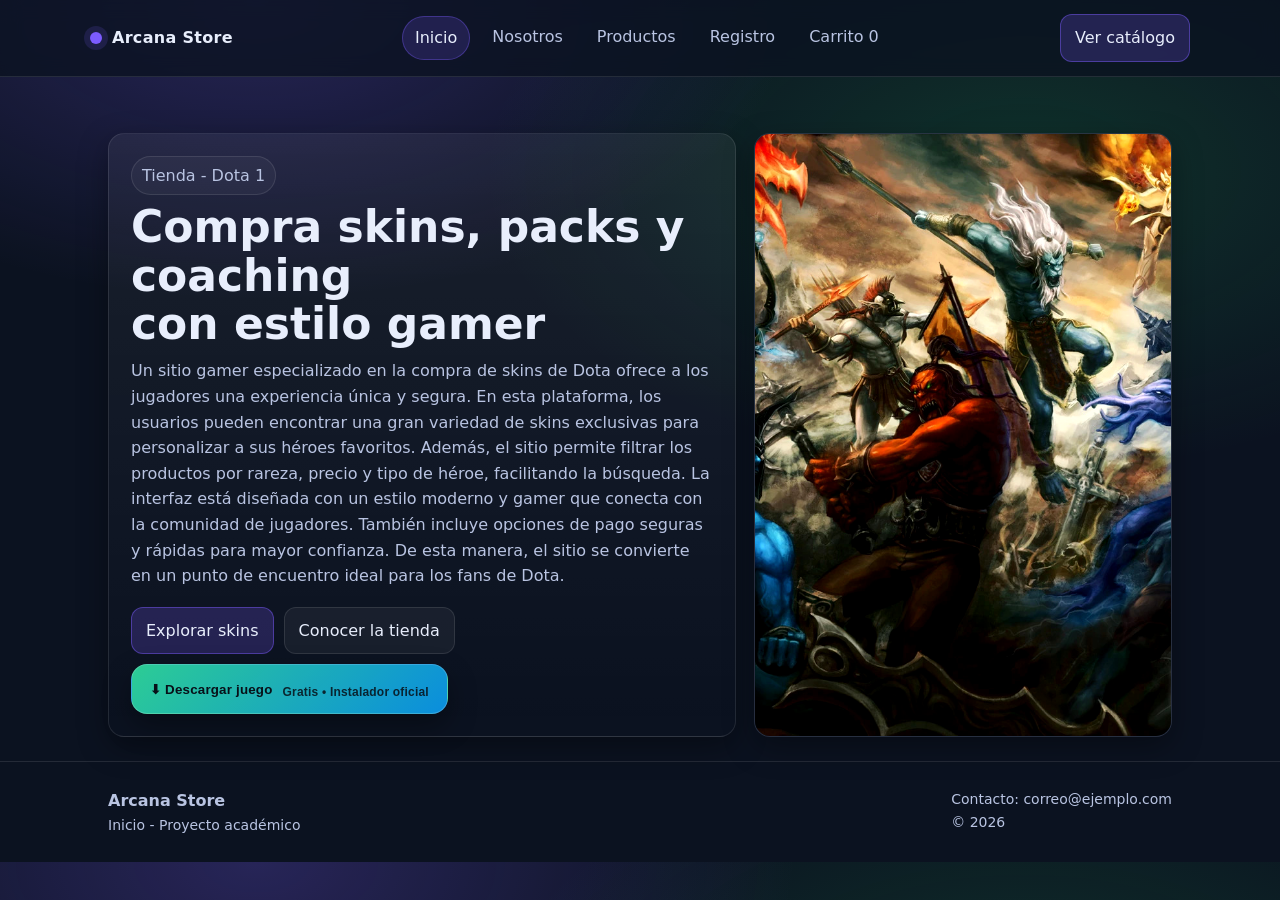
<file: index.html>
<!DOCTYPE html>
<html lang="es">
<head>
    <meta charset="UTF-8" />
    <meta name="viewport" content="width=device-width, initial-scale=1.0" />
    <title>Arcana Store | Inicio</title>
    <link rel="stylesheet" href="css/styles.css" />
</head>

<body>

<!-- NAVBAR -->
<header class="navbar">
    <div class="container navbar__inner">
    <a class="brand" href="index.html">
        <span class="brand__dot" aria-hidden="true"></span>
        <span>Arcana Store</span>
    </a>

    <button class="nav-toggle" type="button"
        data-nav-toggle
        aria-controls="navlinks"
        aria-expanded="false">
        ☰ Menú
    </button>

    <nav class="navlinks" id="navlinks" data-navlinks aria-label="Navegación principal">
        <a href="index.html">Inicio</a>
        <a href="nosotros.html">Nosotros</a>
        <a href="productos.html">Productos</a>
        <a href="registro.html">Registro</a>
        <a href="carrito.html">Carrito <span class="cart-badge" id="cartBadge">0</span></a>
    </nav>

    <a class="btn btn--brand" href="productos.html">Ver catálogo</a>
    </div>
</header>

<main>
<!-- HERO -->
<section class="hero">
<div class="container hero__grid">
    <div class="hero__panel">
        <span class="badge">Tienda - Dota 1</span>
        <h1>Compra skins, packs y coaching<br/> con estilo gamer</h1>
        <p>
        Un sitio gamer especializado en la compra de skins de Dota ofrece a los jugadores una experiencia única y segura. 
        En esta plataforma, los usuarios pueden encontrar una gran variedad de skins exclusivas para personalizar a sus héroes favoritos. 
        Además, el sitio permite filtrar los productos por rareza, precio y tipo de héroe, facilitando la búsqueda. 
        La interfaz está diseñada con un estilo moderno y gamer que conecta con la comunidad de jugadores. 
        También incluye opciones de pago seguras y rápidas para mayor confianza. De esta manera, el sitio se convierte en un punto de encuentro ideal para los fans de Dota.
        </p>
        <div class="hero__cta">
            <a class="btn btn--brand" href="productos.html">Explorar skins</a>
            <a class="btn" href="nosotros.html">Conocer la tienda</a>
        
        <button class="btn btn--download" id="downloadBtn" type="button">
        ⬇ Descargar juego
        <small class="btn__sub">Gratis • Instalador oficial</small>
        </button>
        </div>

    </div>

    <aside class="hero__media" aria-label="Imagen destacada">
<img id="heroImg" class="img-clickable" src="img/hero.jpg" alt="Fondo gamer inspirado en Dota 1" />
    </aside>
    </div>
    </section>
</main>

<!-- FOOTER -->
<footer class="footer">
    <div class="container footer__grid">
    <div>
        <b>Arcana Store</b>
        <div class="small">Inicio - Proyecto académico</div>
    </div>
    <div class="small">
        <div>Contacto: correo@ejemplo.com</div>
        <div>© 2026</div>
    </div>
    </div>
</footer>

<!-- JS al final -->
<div id="toast" class="toast" aria-live="polite"></div>
<script src="js/main.js"></script>
</body>
</html>
</file>
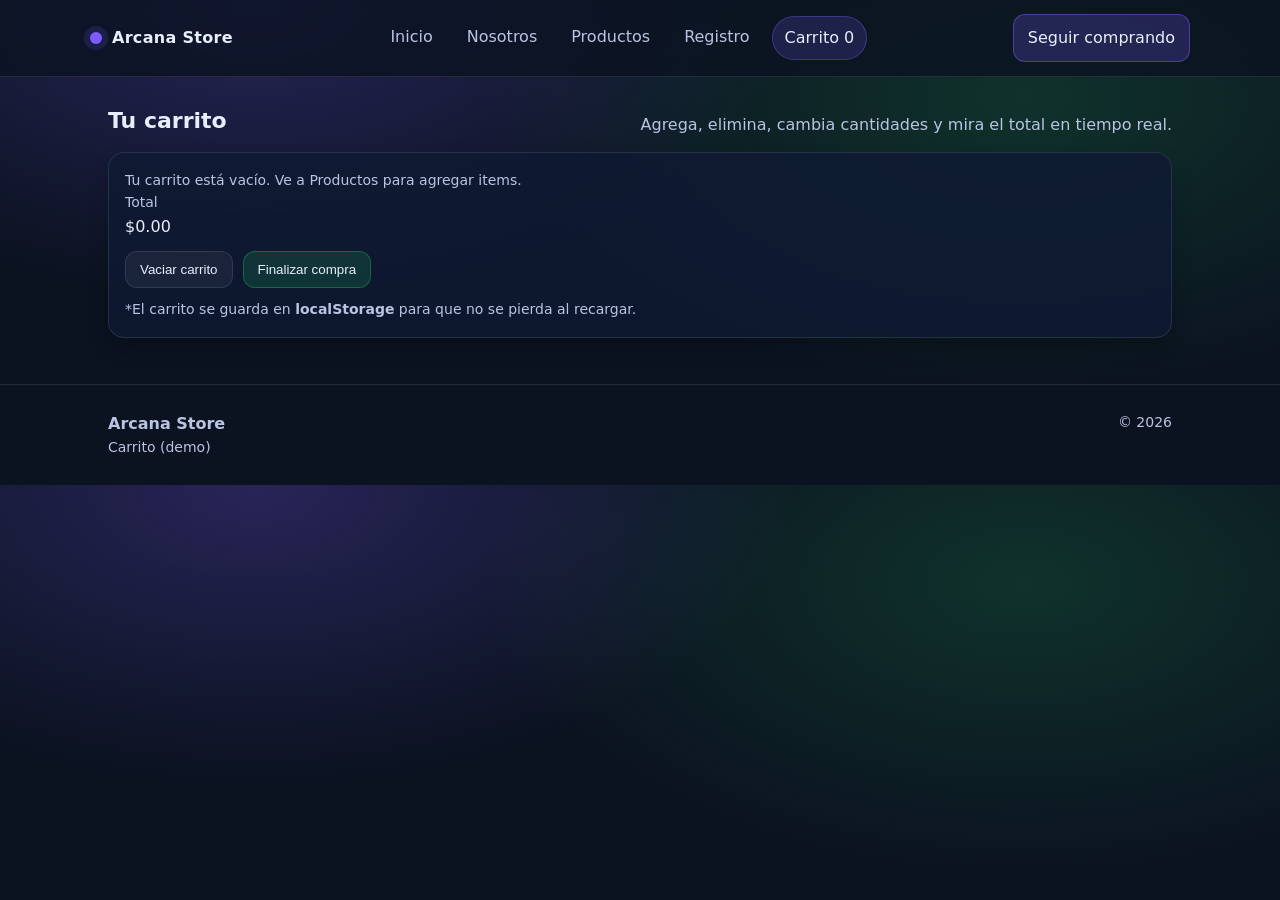
<file: carrito.html>
<!DOCTYPE html>
<html lang="es">
<head>
  <meta charset="UTF-8" />
  <meta name="viewport" content="width=device-width, initial-scale=1.0" />
  <title>Arcana Store | Carrito</title>
  <link rel="stylesheet" href="css/styles.css" />
</head>
<body>

<header class="navbar">
  <div class="container navbar__inner">
    <a class="brand" href="index.html">
      <span class="brand__dot" aria-hidden="true"></span>
      <span>Arcana Store</span>
    </a>

    <button class="nav-toggle" type="button"
      data-nav-toggle aria-controls="navlinks" aria-expanded="false">
      ☰ Menú
    </button>

    <nav class="navlinks" id="navlinks" data-navlinks aria-label="Navegación principal">
      <a href="index.html">Inicio</a>
      <a href="nosotros.html">Nosotros</a>
      <a href="productos.html">Productos</a>
      <a href="registro.html">Registro</a>
      <a href="carrito.html">Carrito <span class="cart-badge" id="cartBadge">0</span></a>
    </nav>

    <a class="btn btn--brand" href="productos.html">Seguir comprando</a>
  </div>
</header>

<main>
  <section class="section">
    <div class="container">
      <div class="section__head">
        <h2>Tu carrito</h2>
        <p>Agrega, elimina, cambia cantidades y mira el total en tiempo real.</p>
      </div>

      <div class="card">
        <div id="cartContainer"></div>

        <div class="cart-summary">
          <div class="small">Total</div>
          <div class="cart-total">$<span id="cartTotal">0.00</span></div>
        </div>

        <div class="row" style="gap:10px; margin-top:12px;">
          <button class="btn" id="btnClear" type="button">Vaciar carrito</button>
          <button class="btn btn--success" id="btnCheckout" type="button">Finalizar compra</button>
        </div>

        <p class="small" style="margin-top:10px;">
          *El carrito se guarda en <b>localStorage</b> para que no se pierda al recargar.
        </p>
      </div>
    </div>
  </section>
</main>

<footer class="footer">
  <div class="container footer__grid">
    <div>
      <b>Arcana Store</b>
      <div class="small">Carrito (demo)</div>
    </div>
    <div class="small">
      <div>© 2026</div>
    </div>
  </div>
</footer>

<div id="toast" class="toast" aria-live="polite"></div>
<script src="js/main.js"></script>
<script src="js/cart.js"></script>
</body>
</html>
</file>
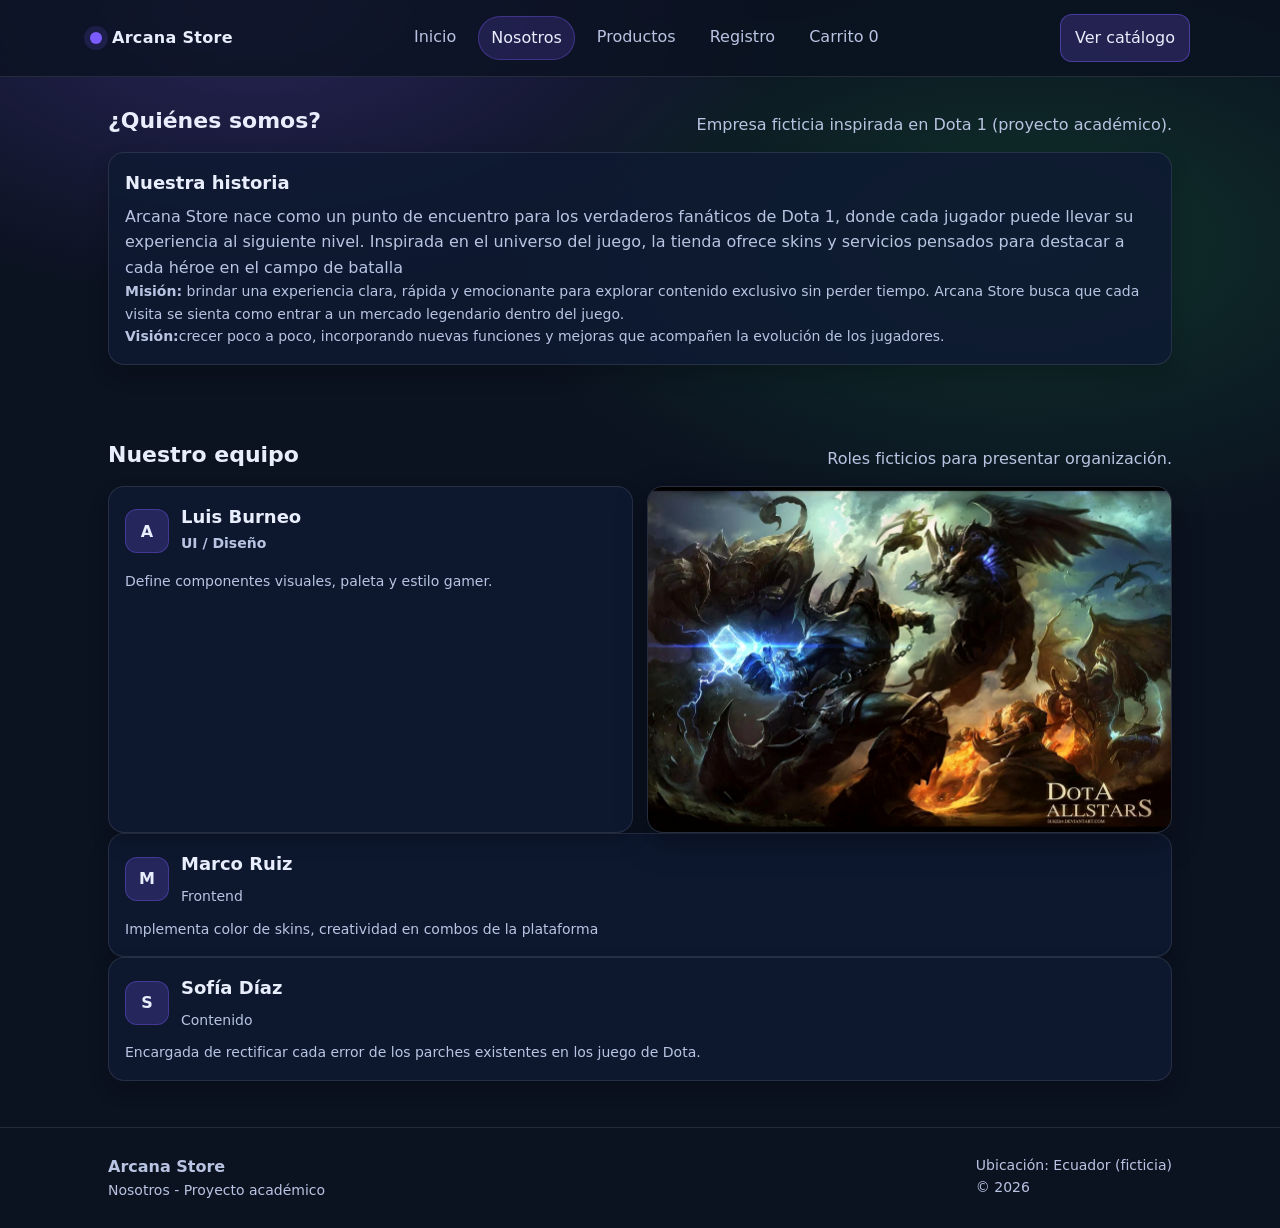
<file: nosotros.html>
<!DOCTYPE html>
<html lang="es">
<head>
    <meta charset="UTF-8" />
    <meta name="viewport" content="width=device-width, initial-scale=1.0" />
    <title>Arcana Store | Nosotros</title>
    <link rel="stylesheet" href="css/styles.css" />
</head>

<body>

    <!-- NAVBAR -->
    <header class="navbar">
    <div class="container navbar__inner">
        <a class="brand" href="index.html">
        <span class="brand__dot" aria-hidden="true"></span>
        <span>Arcana Store</span>
        </a>

    <button class="nav-toggle" type="button"
        data-nav-toggle
        aria-controls="navlinks"
        aria-expanded="false">
        ☰ Menú
    </button>

    <nav class="navlinks" id="navlinks" data-navlinks aria-label="Navegación principal">
        <a href="index.html">Inicio</a>
        <a href="nosotros.html">Nosotros</a>
        <a href="productos.html">Productos</a>
        <a href="registro.html">Registro</a>
        <a href="carrito.html">Carrito <span class="cart-badge" id="cartBadge">0</span></a>
    </nav>

    <a class="btn btn--brand" href="productos.html">Ver catálogo</a>
    </div>
</header>

<main>

<!-- HISTORIA -->
<section class="section">
<div class="container">
    <div class="section__head">
    <h2>¿Quiénes somos?</h2>
    <p>Empresa ficticia inspirada en Dota 1 (proyecto académico).</p>
    </div>

    <article class="card">
        <h3>Nuestra historia</h3>
        <p>
        Arcana Store nace como un punto de encuentro para los verdaderos fanáticos de Dota 1, donde cada jugador puede llevar su experiencia al siguiente nivel. 
        Inspirada en el universo del juego, la tienda ofrece skins y servicios pensados para destacar a cada héroe en el campo de batalla
        </p>
        <p class="small">
        <b>Misión:</b> brindar una experiencia clara, rápida y emocionante para explorar contenido exclusivo sin perder tiempo.
        Arcana Store busca que cada visita se sienta como entrar a un mercado legendario dentro del juego.<br/>
        <b>Visión:</b>crecer poco a poco, incorporando nuevas funciones y mejoras que acompañen la evolución de los jugadores.
        </p>
    </article>
    </div>
    </section>

    <!-- EQUIPO -->
    <section class="section">
    <div class="container">
        <div class="section__head">
        <h2>Nuestro equipo</h2>
        <p>Roles ficticios para presentar organización.</p>
        </div>

        <div class="about__grid">
        <article class="card">
            <div class="row">
            <div class="avatar" aria-hidden="true">A</div>
            <div>
                <h3>Luis Burneo
                <div class="small">UI / Diseño</div>
            </div>
            </div>
            <p class="small" style="margin-top:10px;">
            Define componentes visuales, paleta y estilo gamer.
            </p>
        </article>

        <div class="hero__media">
    <img src="img/about.jpg" alt="Ilustración gamer para la sección Nosotros" />
    </div>
    </div>

        <article class="card">
            <div class="row">
            <div class="avatar" aria-hidden="true">M</div>
            <div>
                <h3>Marco Ruiz</h3>
                <div class="small">Frontend</div>
            </div>
            </div>
            <p class="small" style="margin-top:10px;">
            Implementa color de skins, creatividad en combos de la plataforma
            </p>
        </article>

        <article class="card">
            <div class="row">
            <div class="avatar" aria-hidden="true">S</div>
            <div>
                <h3>Sofía Díaz</h3>
                <div class="small">Contenido</div>
            </div>
            </div>
            <p class="small" style="margin-top:10px;">
            Encargada de rectificar cada error de los parches existentes en los juego de Dota.
            </p>
        </article>
        </div>
    </div>
    </section>

</main>

<!-- FOOTER -->
<footer class="footer">
    <div class="container footer__grid">
    <div>
        <b>Arcana Store</b>
        <div class="small">Nosotros - Proyecto académico</div>
    </div>
    <div class="small">
        <div>Ubicación: Ecuador (ficticia)</div>
        <div>© 2026</div>
    </div>
    </div>
</footer>

<div id="toast" class="toast" aria-live="polite"></div>
<script src="js/main.js"></script>
</body>
</html>
</file>
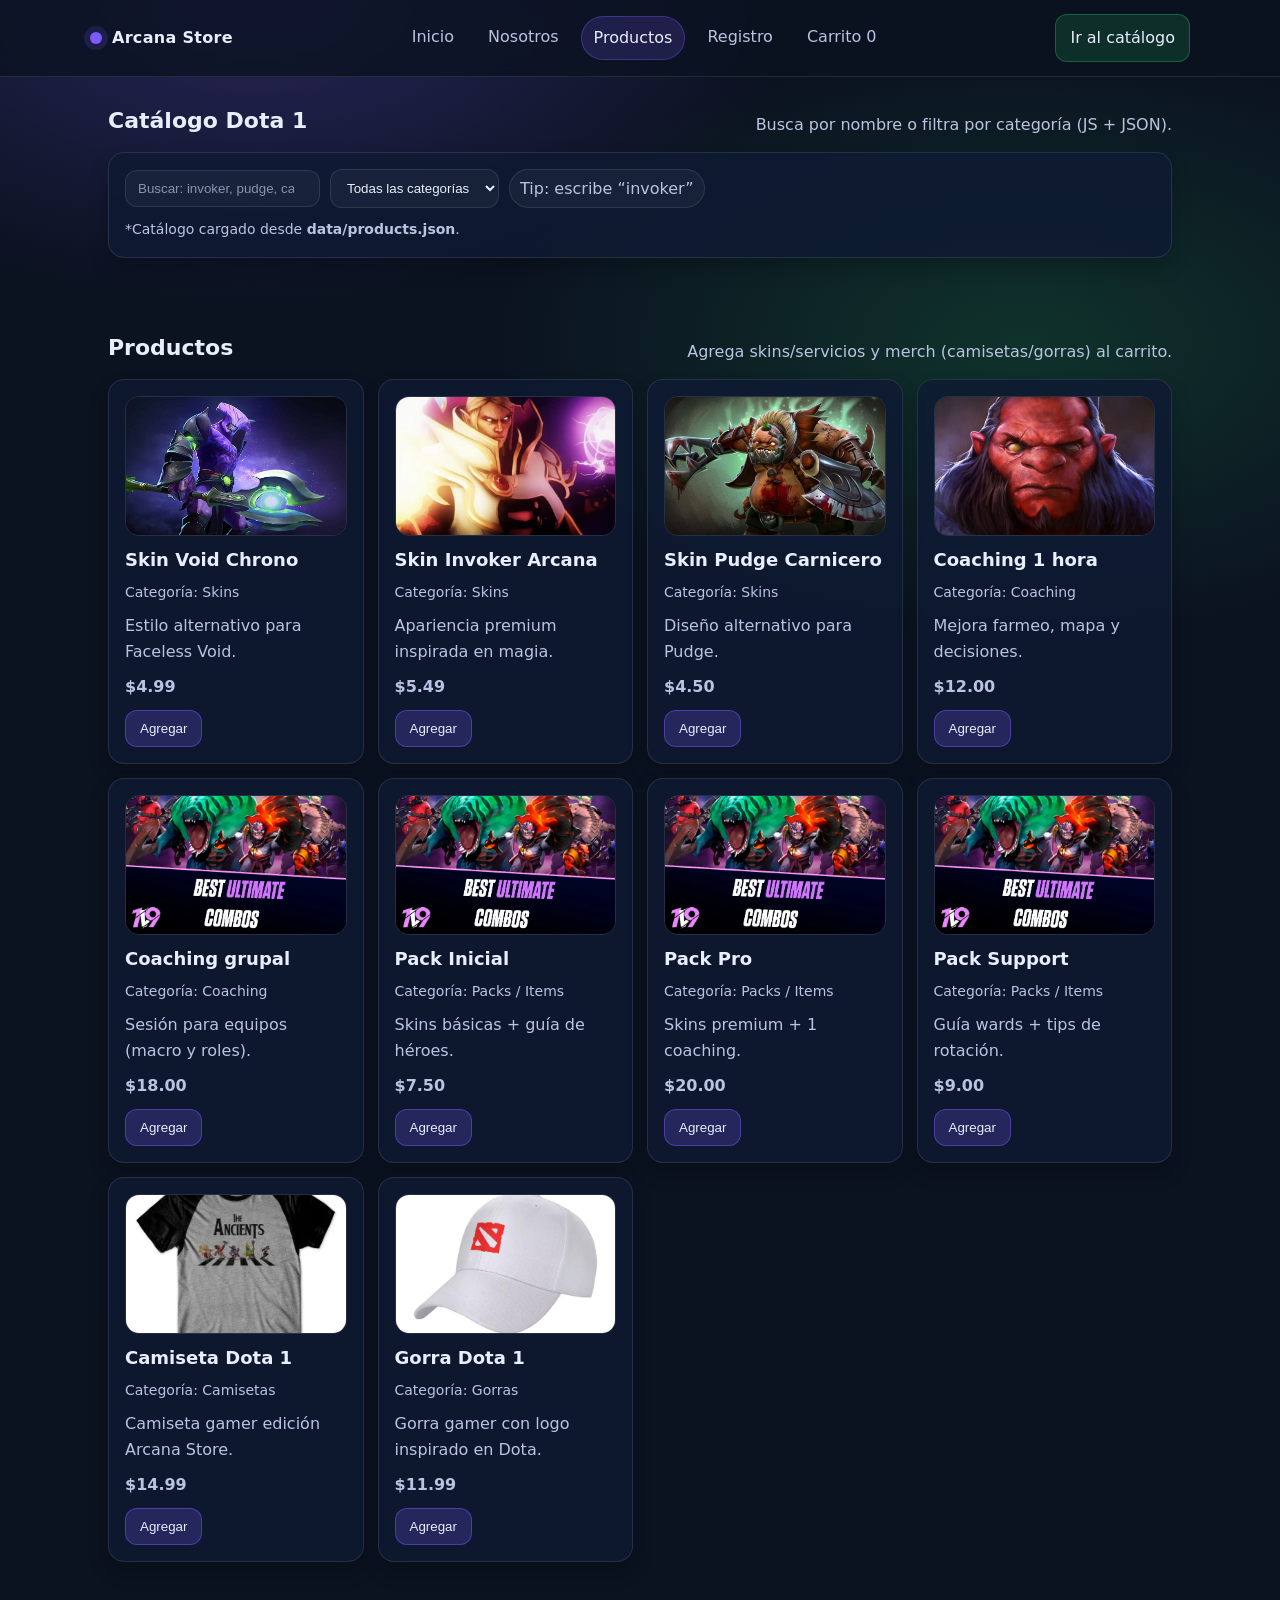
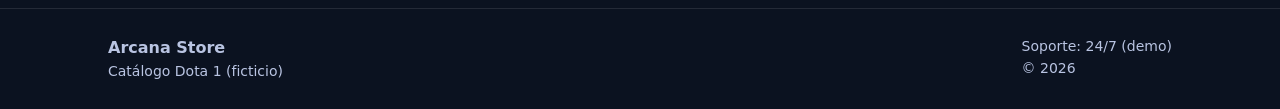
<file: productos.html>
<!DOCTYPE html>
<html lang="es">
<head>
  <meta charset="UTF-8" />
  <meta name="viewport" content="width=device-width, initial-scale=1.0" />
  <title>Arcana Store | Productos</title>
  <link rel="stylesheet" href="css/styles.css" />
</head>

<body>

<!-- NAVBAR -->
<header class="navbar">
  <div class="container navbar__inner">
    <a class="brand" href="index.html">
      <span class="brand__dot" aria-hidden="true"></span>
      <span>Arcana Store</span>
    </a>

    <button class="nav-toggle" type="button"
      data-nav-toggle
      aria-controls="navlinks"
      aria-expanded="false">
      ☰ Menú
    </button>

    <nav class="navlinks" id="navlinks" data-navlinks aria-label="Navegación principal">
      <a href="index.html">Inicio</a>
      <a href="nosotros.html">Nosotros</a>
      <a href="productos.html">Productos</a>
      <a href="registro.html">Registro</a>
      <a href="carrito.html">Carrito <span class="cart-badge" id="cartBadge">0</span></a>
    </nav>

    <a class="btn btn--success" href="#catalogo">Ir al catálogo</a>
  </div>
</header>

<main>

  <!-- FILTROS -->
  <section class="section">
    <div class="container">
      <div class="section__head">
        <h2>Catálogo Dota 1</h2>
        <p>Busca por nombre o filtra por categoría (JS + JSON).</p>
      </div>

      <div class="card">
        <div class="filters" role="search" aria-label="Filtros de productos">
          <input class="input" type="search" placeholder="Buscar: invoker, pudge, camiseta..."
            aria-label="Buscar producto" data-search />

          <select class="select" aria-label="Seleccionar categoría" data-category>
            <option value="">Todas las categorías</option>
            <option value="skins">Skins</option>
            <option value="coaching">Coaching</option>
            <option value="items">Packs / Items</option>
            <option value="camisetas">Camisetas</option>
            <option value="gorras">Gorras</option>
          </select>

          <span class="badge">Tip: escribe “invoker”</span>
        </div>

        <p class="small" style="margin-top:10px;">
          *Catálogo cargado desde <b>data/products.json</b>.
        </p>
      </div>
    </div>
  </section>

<!-- PRODUCTOS -->
<section class="section" id="catalogo">
  <div class="container">
    <div class="section__head">
      <h2>Productos</h2>
      <p>Agrega skins/servicios y merch (camisetas/gorras) al carrito.</p>
    </div>

    <div id="productsGrid" class="grid grid--4" aria-live="polite"></div>
    </div>
</section>

</main>

<!-- FOOTER -->
<footer class="footer">
<div class="container footer__grid">
  <div>
    <b>Arcana Store</b>
    <div class="small">Catálogo Dota 1 (ficticio)</div>
  </div>
  <div class="small">
    <div>Soporte: 24/7 (demo)</div>
    <div>© 2026</div>
  </div>
</div>
</footer>

<div id="toast" class="toast" aria-live="polite"></div>
<script src="js/main.js"></script>
</body>
</html>
</file>
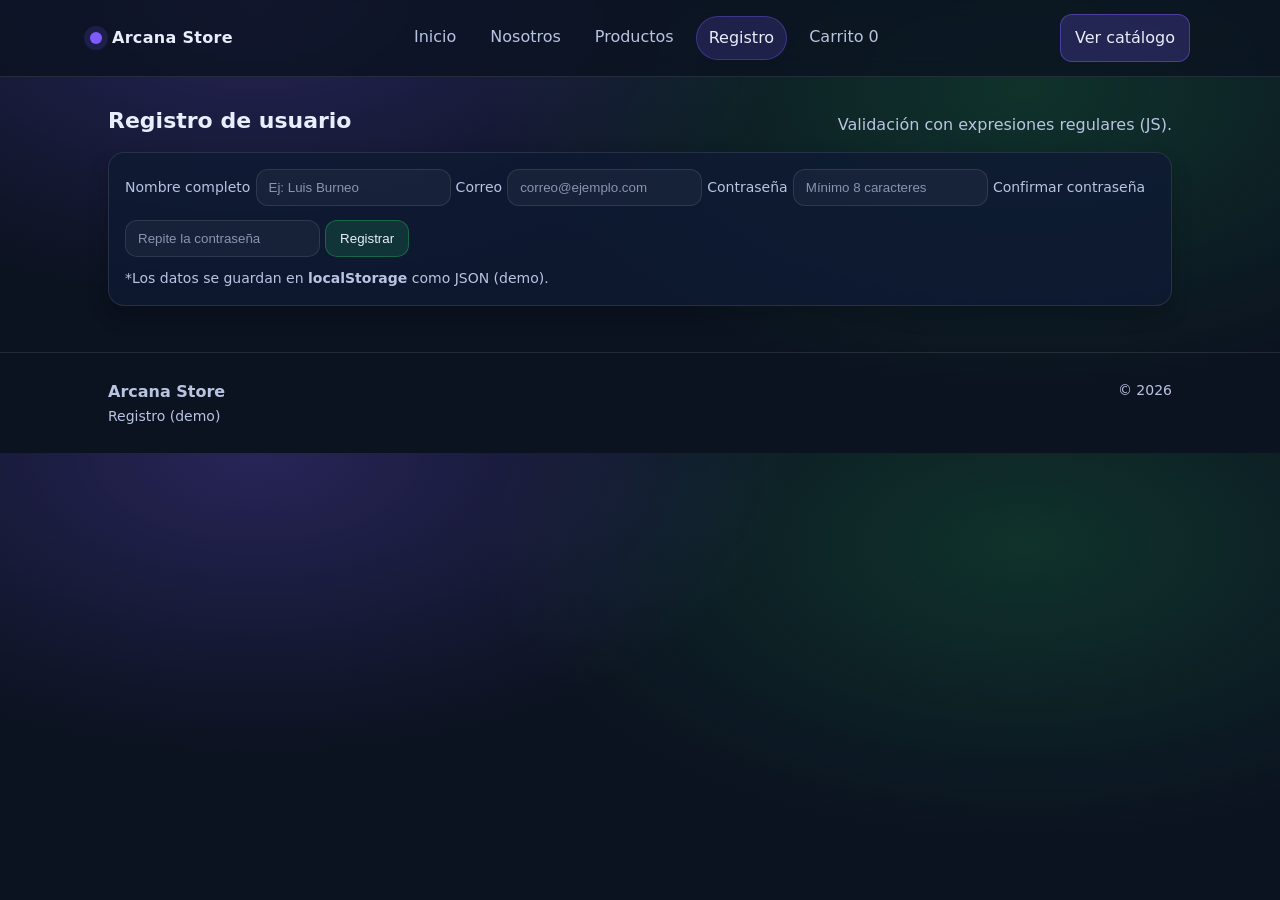
<file: registro.html>
<!DOCTYPE html>
<html lang="es">
<head>
  <meta charset="UTF-8" />
  <meta name="viewport" content="width=device-width, initial-scale=1.0" />
  <title>Arcana Store | Registro</title>
  <link rel="stylesheet" href="css/styles.css" />
</head>
<body>

<header class="navbar">
  <div class="container navbar__inner">
    <a class="brand" href="index.html">
      <span class="brand__dot" aria-hidden="true"></span>
      <span>Arcana Store</span>
    </a>

    <button class="nav-toggle" type="button"
      data-nav-toggle aria-controls="navlinks" aria-expanded="false">
      ☰ Menú
    </button>

    <nav class="navlinks" id="navlinks" data-navlinks aria-label="Navegación principal">
      <a href="index.html">Inicio</a>
      <a href="nosotros.html">Nosotros</a>
      <a href="productos.html">Productos</a>
      <a href="registro.html">Registro</a>
      <a href="carrito.html">Carrito <span class="cart-badge" id="cartBadge">0</span></a>
    </nav>

    <a class="btn btn--brand" href="productos.html">Ver catálogo</a>
  </div>
</header>

<main>
  <section class="section">
    <div class="container">
      <div class="section__head">
        <h2>Registro de usuario</h2>
        <p>Validación con expresiones regulares (JS).</p>
      </div>

      <div class="card">
        <form id="registerForm" class="form">
          <label class="small" for="fullName">Nombre completo</label>
          <input class="input" id="fullName" name="fullName" placeholder="Ej: Luis Burneo" autocomplete="name" required />

          <label class="small" for="email" style="margin-top:10px;">Correo</label>
          <input class="input" id="email" name="email" type="email" placeholder="correo@ejemplo.com" autocomplete="email" required />

          <label class="small" for="password" style="margin-top:10px;">Contraseña</label>
          <input class="input" id="password" name="password" type="password" placeholder="Mínimo 8 caracteres" autocomplete="new-password" required />

          <label class="small" for="confirmPassword" style="margin-top:10px;">Confirmar contraseña</label>
          <input class="input" id="confirmPassword" name="confirmPassword" type="password" placeholder="Repite la contraseña" autocomplete="new-password" required />

          <button class="btn btn--success" type="submit" style="margin-top:14px;">Registrar</button>
          <p id="msg" class="small" style="margin-top:10px;"></p>

          <p class="small" style="margin-top:10px;">
            *Los datos se guardan en <b>localStorage</b> como JSON (demo).
          </p>
        </form>
      </div>
    </div>
  </section>
</main>

<footer class="footer">
  <div class="container footer__grid">
    <div>
      <b>Arcana Store</b>
      <div class="small">Registro (demo)</div>
    </div>
    <div class="small">
      <div>© 2026</div>
    </div>
  </div>
</footer>

<div id="toast" class="toast" aria-live="polite"></div>
<script src="js/main.js"></script>
<script src="js/register.js"></script>
</body>
</html>
</file>
<file: css/styles.css>
/*  JS helpers  */
.hidden{ display:none !important; }

.nav-toggle{
    display:none;
    padding: 10px 12px;
    border-radius: 12px;
    border: var(--border);
    background: rgba(255,255,255,.05);
    color: var(--text);
    cursor:pointer;
}

@media (max-width: 720px){
    .nav-toggle{ display:inline-flex; }
    .navlinks{
    width:100%;
    margin-top: 10px;
    padding: 10px;
    border-radius: 14px;
    border: var(--border);
    background: rgba(17,26,46,.75);
    display:none;            /* oculto por defecto */
    flex-direction: column;
    gap: 6px;
    }
  .navlinks.open{ display:flex; } /* lo abre JS */
    .navbar__inner{ flex-wrap: wrap; }
}

.hidden {
display: none !important;
}

:root{
    --bg:#0b1220;
    --panel:#111a2e;
    --card:#0f1a33;
    --text:#e8eefc;
    --muted:#b9c4e2;
    --brand:#7c5cff;
    --brand2:#22c55e;

    --radius:16px;
    --shadow:0 10px 30px rgba(0,0,0,.35);
    --border:1px solid rgba(255,255,255,.10);

    --container:1100px;
}

*{box-sizing:border-box}
html{scroll-behavior:smooth}
body{
    margin:0;
    font-family:system-ui,-apple-system,Segoe UI,Roboto,Arial,sans-serif;
    color:var(--text);
    line-height:1.6;
    background:
    radial-gradient(900px 500px at 20% 0%, rgba(124,92,255,.25), transparent 60%),
    radial-gradient(900px 500px at 80% 20%, rgba(34,197,94,.18), transparent 60%),
    var(--bg);
}

a{color:inherit;text-decoration:none}
img{max-width:100%;display:block}

.container{
    max-width:var(--container);
    margin:0 auto;
    padding:0 18px;
}

/* NAVBAR */
.navbar{
    position:sticky;
    top:0;
    z-index:50;
    background:rgba(11,18,32,.78);
    backdrop-filter:blur(10px);
    border-bottom:var(--border);
}
.navbar__inner{
    display:flex;
    align-items:center;
    justify-content:space-between;
    gap:14px;
    padding:14px 0;
    flex-wrap:wrap;
}

.brand{
display:flex;
align-items:center;
gap:10px;
font-weight:800;
letter-spacing:.3px;
}
.brand__dot{
width:12px;height:12px;border-radius:999px;
background:var(--brand);
box-shadow:0 0 0 6px rgba(124,92,255,.15);
}

.navlinks{
display:flex;
gap:10px;
flex-wrap:wrap;
}
.navlinks a{
padding:8px 12px;
border-radius:999px;
color:var(--muted);
}
.navlinks a:hover{
background:rgba(255,255,255,.06);
color:var(--text);
}
.navlinks a.active{
background:rgba(124,92,255,.18);
color:var(--text);
border:1px solid rgba(124,92,255,.35);
}

/* BOTONES */
.btn{
display:inline-flex;
align-items:center;
justify-content:center;
gap:10px;
padding:10px 14px;
border-radius:12px;
border:var(--border);
background:rgba(255,255,255,.05);
color:var(--text);
cursor:pointer;
transition:transform .15s ease, background .15s ease;
}
.btn:hover{transform:translateY(-1px)}
.btn--brand{
background:rgba(124,92,255,.22);
border:1px solid rgba(124,92,255,.45);
}
.btn--success{
background:rgba(34,197,94,.16);
border:1px solid rgba(34,197,94,.35);
}

/* HERO */
.hero{padding:56px 0 24px}
.hero__grid{
display:grid;
grid-template-columns:1.2fr .8fr;
gap:18px;
align-items:stretch;
}
.hero__panel{
background:linear-gradient(180deg, rgba(255,255,255,.06), transparent);
border:var(--border);
border-radius:var(--radius);
padding:22px;
box-shadow:var(--shadow);
}
.hero h1{
margin:8px 0 10px;
font-size:clamp(28px,3.6vw,44px);
line-height:1.1;
}
.hero p{margin:0 0 18px;color:var(--muted)}
.hero__cta{display:flex;gap:10px;flex-wrap:wrap}

.hero__side{
border:var(--border);
border-radius:var(--radius);
padding:18px;
background:rgba(17,26,46,.75);
}
.stat{
display:flex;
justify-content:space-between;
align-items:baseline;
padding:10px 0;
border-bottom:var(--border);
}
.stat:last-child{border-bottom:none}
.stat b{font-size:20px}

/* SECCIONES */
.section{padding:26px 0 46px}
.section__head{
display:flex;
justify-content:space-between;
align-items:flex-end;
gap:10px;
margin-bottom:14px;
}
.section__head h2{margin:0;font-size:22px}
.section__head p{margin:0;color:var(--muted)}

.badge{
display:inline-flex;
padding:6px 10px;
border-radius:999px;
border:var(--border);
color:var(--muted);
background:rgba(255,255,255,.04);
}

/* CARDS / GRID */
.grid{display:grid;gap:14px}
.grid--3{grid-template-columns:repeat(3,1fr)}
.grid--4{grid-template-columns:repeat(4,1fr)}

.card{
border:var(--border);
border-radius:var(--radius);
background:rgba(15,26,51,.86);
padding:16px;
box-shadow:0 10px 20px rgba(0,0,0,.20);
transition:transform .15s ease, background .15s ease;
}
.card:hover{
transform:translateY(-2px);
background:rgba(15,26,51,.95);
}
.card h3{margin:0 0 6px;font-size:18px}
.card p{margin:0;color:var(--muted)}

.small{font-size:14px;color:var(--muted)}
.row{display:flex;gap:12px;align-items:center}
.avatar{
width:44px;height:44px;border-radius:12px;
background:rgba(124,92,255,.22);
border:1px solid rgba(124,92,255,.35);
display:flex;align-items:center;justify-content:center;
font-weight:800;
}

/* FILTROS */
.filters{
display:flex;
gap:10px;
flex-wrap:wrap;
align-items:center;
}
.input, .select{
padding:10px 12px;
border-radius:12px;
border:var(--border);
background:rgba(255,255,255,.04);
color:var(--text);
outline:none;
}
.input::placeholder{color:rgba(185,196,226,.70)}
.select option{background:#0b1220}

/* FOOTER */
.footer{
border-top:var(--border);
padding:26px 0;
color:var(--muted);
}
.footer__grid{
display:flex;
justify-content:space-between;
align-items:flex-start;
gap:14px;
flex-wrap:wrap;
}

/* JS helper para filtros */
.hidden{display:none !important}

/* MENU MOVIL */
.nav-toggle{
    display:none;
    padding:10px 12px;
    border-radius:12px;
    border:var(--border);
    background:rgba(255,255,255,.05);
    color:var(--text);
    cursor:pointer;
}
@media (max-width:900px){
.hero__grid{grid-template-columns:1fr}
.grid--4{grid-template-columns:repeat(2,1fr)}
}
@media (max-width:720px){
.grid--3{grid-template-columns:1fr}
.grid--4{grid-template-columns:1fr}

.nav-toggle{display:inline-flex}

.navlinks{
    width:100%;
    margin-top:10px;
    padding:10px;
    border-radius:14px;
    border:var(--border);
    background:rgba(17,26,46,.75);
    display:none;
    flex-direction:column;
    gap:6px;
}
.navlinks.open{display:flex}
}

/* ===== Imagenes ===== */
.hero__media{
    border: var(--border);
    border-radius: var(--radius);
    overflow: hidden;
    box-shadow: var(--shadow);
    background: rgba(17,26,46,.75);
    min-height: 260px;
}

.hero__media img{
    width: 100%;
    height: 100%;
    object-fit: cover;
    transform: scale(1.03);
    filter: saturate(1.05) contrast(1.05);
}

.card__img{
    width: 100%;
    height: 140px;
    border-radius: 14px;
    overflow: hidden;
    border: var(--border);
    margin-bottom: 10px;
}

.card__img img{
    width: 100%;
    height: 100%;
    object-fit: cover;
}

.about__grid{
    display: grid;
    grid-template-columns: 1fr 1fr;
    gap: 14px;
    align-items: stretch;
}

@media (max-width: 900px){
    .about__grid{ grid-template-columns: 1fr; }
}


.img-clickable{
    cursor: pointer;
    transition: filter .25s ease, transform .2s ease;
    border-radius: var(--radius);
}

.img-colored{
    filter: hue-rotate(140deg) saturate(1.6) contrast(1.05);
    transform: scale(1.01);
}

.toast{
    position: fixed;
    bottom: 18px;
    right: 18px;
    padding: 12px 14px;
    border-radius: 14px;
    border: var(--border);
    background: rgba(17,26,46,.92);
    color: var(--text);
    box-shadow: var(--shadow);
    opacity: 0;
    transform: translateY(10px);
    pointer-events: none;
    transition: opacity .2s ease, transform .2s ease;
    max-width: 320px;
    font-size: 14px;
}

.toast.show{
    opacity: 1;
    transform: translateY(0);
}

.btn--download{
    position: relative;
    padding: 14px 18px;
    min-width: 220px;
    font-weight: 800;
    letter-spacing: .2px;
    border-radius: 16px;


background: linear-gradient(135deg, rgba(47,214,155,.95), rgba(11,164,255,.85));
    color: #081018;
    border: 1px solid rgba(255,255,255,.18);

    box-shadow: 0 12px 28px rgba(0,0,0,.35);
    transform: translateZ(0);
    transition: transform .18s ease, filter .18s ease, box-shadow .18s ease;
}

.btn--download .btn__sub{
    display: block;
    margin-top: 6px;
    font-size: 12px;
    font-weight: 700;
    opacity: .85;
}

.btn--download:hover{
    transform: translateY(-2px) scale(1.02);
    filter: saturate(1.05);
    box-shadow: 0 16px 40px rgba(0,0,0,.42);

.btn--download:active{
    transform: translateY(0) scale(.99);
}

/* ===== Proyecto final: carrito + registro ===== */
.cart-badge{
  display:inline-flex;
  align-items:center;
  justify-content:center;
  min-width:18px;
  height:18px;
  padding:0 6px;
  margin-left:6px;
  border-radius:999px;
  font-size:12px;
  line-height:18px;
  background: rgba(34,197,94,.18);
  border: 1px solid rgba(34,197,94,.35);
}

.table-wrap{ overflow:auto; border-radius:14px; border:1px solid rgba(255,255,255,.08); }
.table{
  width:100%;
  border-collapse:collapse;
  min-width:620px;
}
.table th, .table td{
  padding:12px 10px;
  text-align:left;
  border-bottom:1px solid rgba(255,255,255,.08);
}
.table th{ font-size:13px; opacity:.85; }

.cart-prod{
  display:flex;
  gap:10px;
  align-items:center;
}
.cart-img{
  width:64px;
  height:44px;
  object-fit:cover;
  border-radius:10px;
  border:1px solid rgba(255,255,255,.08);
}

.cart-qty{
  white-space:nowrap;
}
.qty-btn{
  width:32px;
  height:32px;
  border-radius:10px;
  border:1px solid rgba(255,255,255,.12);
  background: transparent;
  color: inherit;
  cursor:pointer;
}
.qty-val{
  display:inline-block;
  min-width:26px;
  text-align:center;
}

.cart-summary{
  display:flex;
  justify-content:space-between;
  align-items:flex-end;
  margin-top:12px;
  padding-top:12px;
  border-top:1px solid rgba(255,255,255,.08);
}
.cart-total{
  font-size:22px;
  font-weight:800;
}

.btn--sm{ padding:8px 10px; font-size:13px; }
.btn--danger{
  border:1px solid rgba(239,68,68,.35);
  background: rgba(239,68,68,.12);
}
</file>
